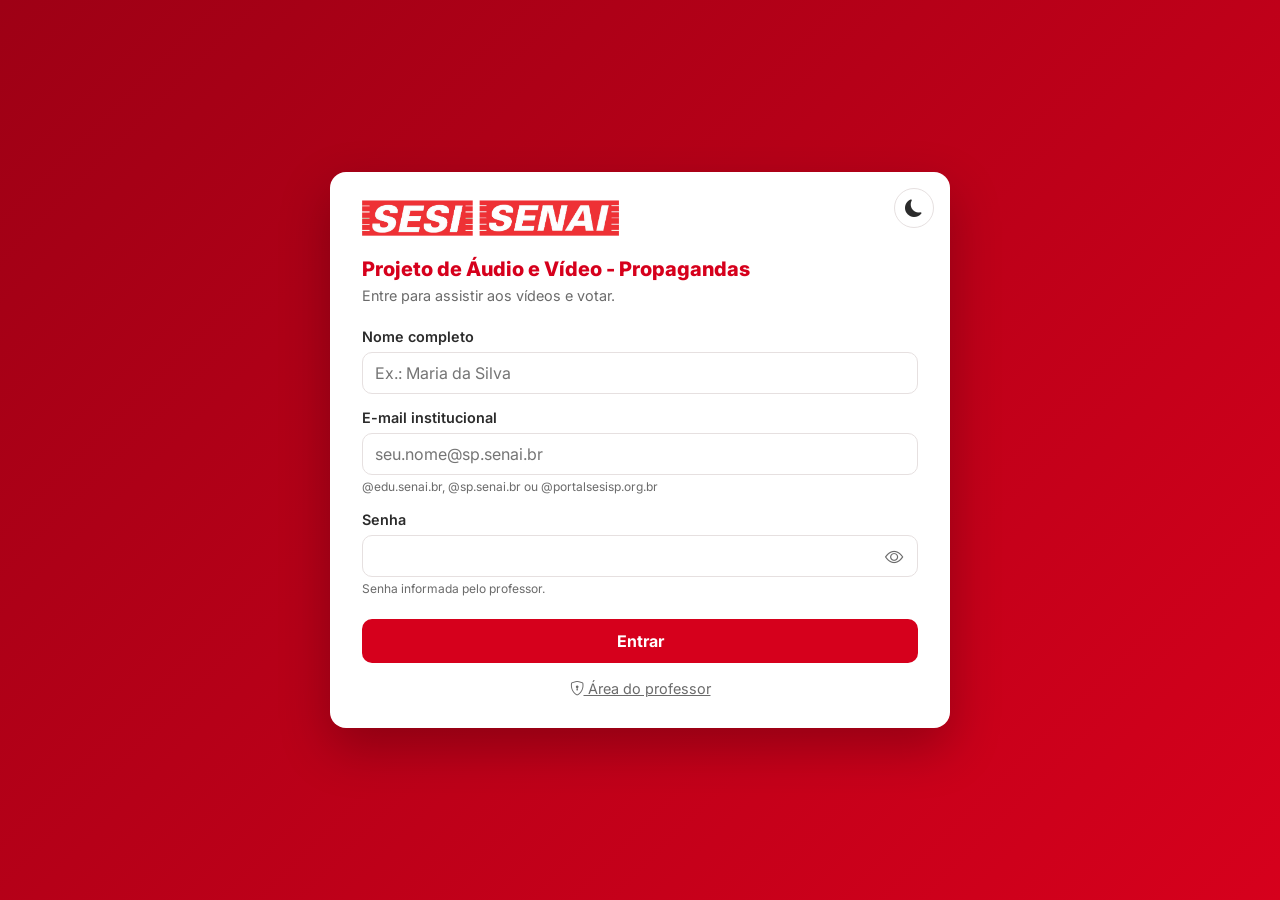
<file: index.html>
<!DOCTYPE html>
<html lang="pt-BR">
<head>
  <meta charset="UTF-8">
  <meta name="viewport" content="width=device-width, initial-scale=1.0">
  <title>Entrar - Concurso de Propagandas 2026</title>
  <link rel="preconnect" href="https://fonts.googleapis.com">
  <link rel="preconnect" href="https://fonts.gstatic.com" crossorigin>
  <link href="https://fonts.googleapis.com/css2?family=Inter:wght@400;500;600;700;800&display=swap" rel="stylesheet">
  <link rel="stylesheet" href="https://cdn.jsdelivr.net/npm/bootstrap-icons@1.11.3/font/bootstrap-icons.min.css">
  <link rel="stylesheet" href="css/style.css">
  <script src="js/tema.js"></script>
</head>
<body class="pagina-login">

  <main class="card-login">
    <button type="button" class="botao-tema" aria-label="Ativar modo escuro"></button>
    <img src="img/logo-sesi-senai.png" alt="SESI | SENAI" class="logo">
    <h1>Projeto de Áudio e Vídeo - Propagandas</h1>
    <p class="subtitulo">Entre para assistir aos vídeos e votar.</p>

    <form id="formLogin">
      <div class="campo">
        <label for="nome">Nome completo</label>
        <input type="text" id="nome" required autocomplete="name" placeholder="Ex.: Maria da Silva">
      </div>

      <div class="campo">
        <label for="email">E-mail institucional</label>
        <input type="email" id="email" required autocomplete="email" placeholder="seu.nome@sp.senai.br" aria-describedby="dicaEmail">
        <p class="dica-campo" id="dicaEmail">@edu.senai.br, @sp.senai.br ou @portalsesisp.org.br</p>
      </div>

      <div class="campo">
        <label for="senha">Senha</label>
        <div class="campo-senha">
          <input type="password" id="senha" required autocomplete="current-password" aria-describedby="dicaSenha">
          <button type="button" class="botao-olho" aria-controls="senha" aria-label="Mostrar senha">
            <i class="bi bi-eye" aria-hidden="true"></i>
          </button>
        </div>
        <p class="dica-campo" id="dicaSenha">Senha informada pelo professor.</p>
      </div>

      <button type="submit" id="botaoEntrar" class="botao-principal">Entrar</button>
    </form>

    <a href="admin.html" class="link-admin"><i class="bi bi-shield-lock" aria-hidden="true"></i> Área do professor</a>
  </main>

  <!-- VLibras: tradução para Libras (governo federal) -->
  <div vw class="enabled">
    <div vw-access-button class="active"></div>
    <div vw-plugin-wrapper>
      <div class="vw-plugin-top-wrapper"></div>
    </div>
  </div>
  <script src="https://vlibras.gov.br/app/vlibras-plugin.js"></script>
  <script>new window.VLibras.Widget("https://vlibras.gov.br/app");</script>

  <script src="js/config.js"></script>
  <script src="js/banco.js"></script>
  <script src="js/login.js"></script>
  <script src="js/senha.js"></script>
</body>
</html>
</file>
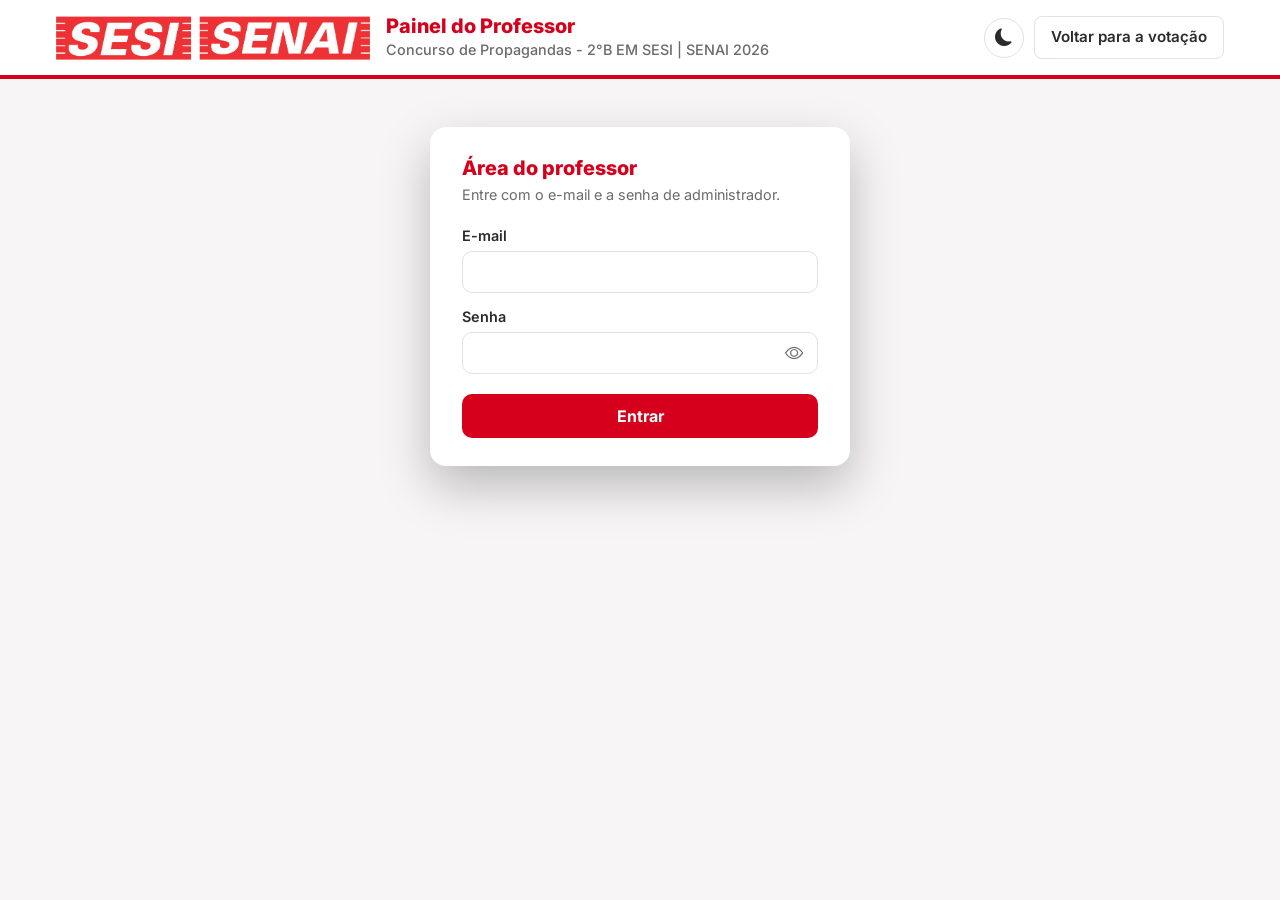
<file: admin.html>
<!DOCTYPE html>
<html lang="pt-BR">
<head>
  <meta charset="UTF-8">
  <meta name="viewport" content="width=device-width, initial-scale=1.0">
  <title>Painel do Professor - Concurso de Propagandas 2026</title>
  <link rel="preconnect" href="https://fonts.googleapis.com">
  <link rel="preconnect" href="https://fonts.gstatic.com" crossorigin>
  <link href="https://fonts.googleapis.com/css2?family=Inter:wght@400;500;600;700;800&display=swap" rel="stylesheet">
  <link rel="stylesheet" href="https://cdn.jsdelivr.net/npm/bootstrap-icons@1.11.3/font/bootstrap-icons.min.css">
  <link rel="stylesheet" href="css/style.css">
  <script src="js/tema.js"></script>
</head>
<body>

  <header class="cabecalho">
    <div class="container cabecalho-conteudo">
      <div class="marca">
        <img src="img/logo-sesi-senai.png" alt="SESI | SENAI" class="logo">
        <div>
          <h1>Painel do Professor</h1>
          <p>Concurso de Propagandas - 2°B EM SESI | SENAI 2026</p>
        </div>
      </div>
      <div class="usuario">
        <button type="button" class="botao-tema" aria-label="Ativar modo escuro"></button>
        <a href="index.html" class="botao-secundario">Voltar para a votação</a>
      </div>
    </div>
  </header>

  <main class="container">

    <!-- ===== LOGIN DO ADMIN ===== -->
    <section id="areaLogin" class="card-login login-admin">
      <h1>Área do professor</h1>
      <p class="subtitulo">Entre com o e-mail e a senha de administrador.</p>
      <form id="formAdmin">
        <div class="campo">
          <label for="emailAdmin">E-mail</label>
          <input type="email" id="emailAdmin" required autocomplete="email">
        </div>
        <div class="campo">
          <label for="senhaAdmin">Senha</label>
          <div class="campo-senha">
            <input type="password" id="senhaAdmin" required autocomplete="current-password">
            <button type="button" class="botao-olho" aria-controls="senhaAdmin" aria-label="Mostrar senha">
              <i class="bi bi-eye" aria-hidden="true"></i>
            </button>
          </div>
        </div>
        <button type="submit" id="botaoEntrarAdmin" class="botao-principal">Entrar</button>
      </form>
    </section>

    <!-- ===== RESULTADOS ===== -->
    <section id="areaPainel" hidden>
      <div class="painel-titulo">
        <h2>Resultados</h2>
        <div class="botoes">
          <button id="botaoAtualizar" class="botao-secundario"><i class="bi bi-arrow-clockwise" aria-hidden="true"></i> Atualizar</button>
          <button id="botaoPlanilha" class="botao-secundario"><i class="bi bi-download" aria-hidden="true"></i> Baixar planilha</button>
          <button id="botaoSairAdmin" class="botao-secundario">Sair</button>
        </div>
      </div>

      <div class="cards">
        <div class="card-info">
          <i class="bi bi-person-check-fill" aria-hidden="true"></i>
          <div class="card-numero" id="totalParticipantes">0</div>
          <div class="card-rotulo">Pessoas que entraram</div>
        </div>
        <div class="card-info">
          <i class="bi bi-people-fill" aria-hidden="true"></i>
          <div class="card-numero" id="totalAvaliacoes">0</div>
          <div class="card-rotulo">Total de votos</div>
        </div>
      </div>

      <div class="bloco">
        <h3>Ranking por média</h3>
        <div class="tabela-rolagem">
          <table>
            <thead>
              <tr><th scope="col">#</th><th scope="col">Propaganda</th><th scope="col">Votos</th><th scope="col">Média</th><th scope="col"><span class="sr-only">Gráfico</span></th></tr>
            </thead>
            <tbody id="tabelaRanking"></tbody>
          </table>
        </div>
      </div>

      <div class="bloco">
        <h3>Todas as avaliações</h3>
        <div class="tabela-rolagem">
          <table>
            <thead>
              <tr><th scope="col">Nome</th><th scope="col">E-mail</th><th scope="col">Propaganda</th><th scope="col">Nota</th><th scope="col">Data</th></tr>
            </thead>
            <tbody id="tabelaAvaliacoes"></tbody>
          </table>
        </div>
      </div>
    </section>
  </main>

  <!-- VLibras: tradução para Libras (governo federal) -->
  <div vw class="enabled">
    <div vw-access-button class="active"></div>
    <div vw-plugin-wrapper>
      <div class="vw-plugin-top-wrapper"></div>
    </div>
  </div>
  <script src="https://vlibras.gov.br/app/vlibras-plugin.js"></script>
  <script>new window.VLibras.Widget("https://vlibras.gov.br/app");</script>

  <script src="js/config.js"></script>
  <script src="js/videos.js"></script>
  <script src="js/banco.js"></script>
  <script src="js/admin.js"></script>
  <script src="js/senha.js"></script>
</body>
</html>
</file>
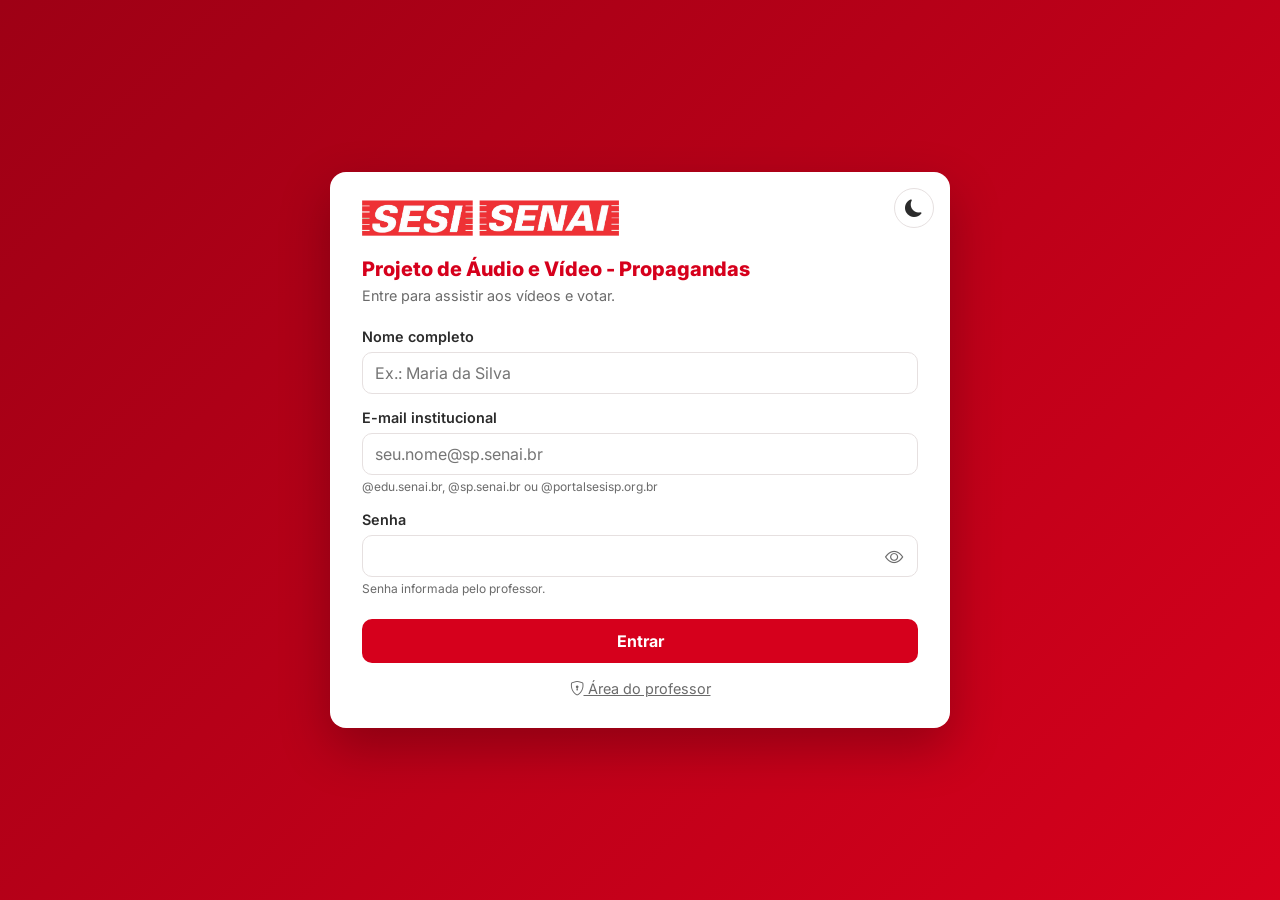
<file: votacao.html>
<!DOCTYPE html>
<html lang="pt-BR">
<head>
  <meta charset="UTF-8">
  <meta name="viewport" content="width=device-width, initial-scale=1.0">
  <title>Votação - Concurso de Propagandas 2026</title>
  <link rel="preconnect" href="https://fonts.googleapis.com">
  <link rel="preconnect" href="https://fonts.gstatic.com" crossorigin>
  <link href="https://fonts.googleapis.com/css2?family=Inter:wght@400;500;600;700;800&display=swap" rel="stylesheet">
  <link rel="stylesheet" href="https://cdn.jsdelivr.net/npm/bootstrap-icons@1.11.3/font/bootstrap-icons.min.css">
  <link rel="stylesheet" href="css/style.css">
  <script src="js/tema.js"></script>
</head>
<body>

  <!-- ===== CABEÇALHO ===== -->
  <header class="cabecalho">
    <div class="container cabecalho-conteudo">
      <div class="marca">
        <img src="img/logo-sesi-senai.png" alt="SESI | SENAI" class="logo">
        <div>
          <h1>Projeto de Áudio e Vídeo - Propagandas</h1>
          <p>Produzido pelos alunos do 2°B EM SESI | SENAI 2026</p>
        </div>
      </div>
      <div class="usuario">
        <i class="bi bi-person-circle" aria-hidden="true"></i>
        <span id="nomeUsuario" class="nomeUsuario"></span>
        <button type="button" class="botao-tema" aria-label="Ativar modo escuro"></button>
        <button id="botaoSair" class="botao-secundario">Sair</button>
      </div>
    </div>
  </header>

  <main class="container">

    <!-- ===== BANNER (HERO) ===== -->
    <section class="hero">
      <div class="hero-texto">
        <span class="hero-etiqueta">2ª edição</span>
        <h2>Concurso de Áudio e Vídeo</h2>
        <p>Os alunos do 2º EM criaram propagandas incríveis. Assista a cada vídeo, dê sua nota e ajude a escolher a melhor!</p>
      </div>
      <i class="bi bi-camera-reels-fill hero-icone" aria-hidden="true"></i>
    </section>

    <!-- ===== CARDS DE INFORMAÇÃO ===== -->
    <section class="cards">
      <div class="card-info">
        <i class="bi bi-people-fill" aria-hidden="true"></i>
        <div class="card-numero" id="totalVotos">-</div>
        <div class="card-rotulo">Total de votos</div>
      </div>
      <div class="card-info">
        <i class="bi bi-play-btn-fill" aria-hidden="true"></i>
        <div class="card-numero" id="totalVideos">-</div>
        <div class="card-rotulo">Vídeos concorrendo</div>
      </div>
      <div class="card-info" aria-live="polite">
        <i class="bi bi-check2-square" aria-hidden="true"></i>
        <div class="card-numero" id="statusUsuario">-</div>
        <div class="card-rotulo" id="statusTexto">Seu status</div>
      </div>
    </section>

    <!-- ===== TÍTULO DA VOTAÇÃO ===== -->
    <h1 class="titulo-secao">Avalie os vídeos</h1>

    <!-- ===== VOTAÇÃO ===== -->
    <section class="votacao">
      <button id="botaoAnterior" class="seta" aria-label="Vídeo anterior">
        <i class="bi bi-chevron-left" aria-hidden="true"></i>
      </button>

      <article class="card-video">
        <!-- Lado esquerdo: vídeo -->
        <div class="lado-video">
          <video id="player" preload="metadata" playsinline></video>
          <div id="sobreposicao" class="sobreposicao">
            <button id="botaoAssistir" class="botao-assistir">
              <i class="bi bi-play-circle-fill" aria-hidden="true"></i> Assistir vídeo
            </button>
          </div>
        </div>

        <!-- Lado direito: avaliação -->
        <div class="lado-avaliacao">

          <!-- Aparece no lugar de tudo depois que a pessoa vota neste vídeo -->
          <div id="jaVotado" class="ja-votado" role="status" hidden>
            <i class="bi bi-check-circle-fill" aria-hidden="true"></i>
            <p>Vídeo já votado</p>
          </div>

          <!-- Aparece enquanto a pessoa ainda não votou neste vídeo -->
          <div id="areaVoto" class="area-voto">
            <p class="contador" id="contador"></p>
            <h3 id="tituloVideo"></h3>
            <p class="produto" id="produtoVideo"></p>
            <p class="status-video pendente">Você ainda não avaliou este vídeo.</p>

            <form id="formNota">
              <fieldset class="opcoes" id="opcoes">
                <legend>Sua nota</legend>
                <label class="opcao"><input type="radio" name="nota" value="5"> <span class="nota-numero">5</span> Excelente</label>
                <label class="opcao"><input type="radio" name="nota" value="4"> <span class="nota-numero">4</span> Muito Bom</label>
                <label class="opcao"><input type="radio" name="nota" value="3"> <span class="nota-numero">3</span> Regular</label>
                <label class="opcao"><input type="radio" name="nota" value="2"> <span class="nota-numero">2</span> Ruim</label>
                <label class="opcao"><input type="radio" name="nota" value="1"> <span class="nota-numero">1</span> Muito Ruim</label>
                <label class="opcao"><input type="radio" name="nota" value="0"> <span class="nota-numero">0</span> Nulo</label>
              </fieldset>

              <!-- role="status": o leitor de tela lê as mensagens que aparecem aqui -->
              <p id="aviso" class="aviso" role="status"></p>
              <button type="submit" id="botaoEnviar" class="botao-principal">Enviar</button>
            </form>
          </div>
        </div>
      </article>

      <button id="botaoProximo" class="seta" aria-label="Próximo vídeo">
        <i class="bi bi-chevron-right" aria-hidden="true"></i>
      </button>
    </section>

    <!-- Bolinhas: uma por vídeo (cheia = já avaliado) -->
    <div class="pontos" id="pontos"></div>
  </main>

  <footer class="rodape">
    <div class="container">
      <p>Projeto de Áudio e Vídeo - 2°B EM SESI | SENAI 2026</p>
    </div>
  </footer>

  <!-- VLibras: tradução para Libras (governo federal) -->
  <div vw class="enabled">
    <div vw-access-button class="active"></div>
    <div vw-plugin-wrapper>
      <div class="vw-plugin-top-wrapper"></div>
    </div>
  </div>
  <script src="https://vlibras.gov.br/app/vlibras-plugin.js"></script>
  <script>new window.VLibras.Widget("https://vlibras.gov.br/app");</script>

  <script src="js/config.js"></script>
  <script src="js/videos.js"></script>
  <script src="js/banco.js"></script>
  <script src="js/votacao.js"></script>
</body>
</html>
</file>
<file: css/style.css>
/* =============================================================
   CORES E CONFIGURAÇÕES GERAIS
   Para mudar uma cor do site inteiro, mude aqui.
   ============================================================= */
:root {
  color-scheme: light;
  --vermelho: #d6001c;          /* fundo de botões e destaques */
  --vermelho-escuro: #9e0015;   /* botão com o mouse em cima */
  --vermelho-claro: #fdeced;    /* fundos suaves (nota marcada, tabela) */
  --vermelho-texto: #d6001c;    /* textos e ícones vermelhos */
  --fundo: #f7f5f5;             /* fundo da página */
  --cartao: #ffffff;            /* fundo dos cards, cabeçalho e rodapé */
  --branco: #ffffff;            /* texto em cima do vermelho */
  --texto: #2b2b2b;
  --texto-suave: #6b6b6b;
  --borda: #e6e0e0;
  --verde: #1f9d55;
  --verde-claro: #e6f6ed;
  --cinza-claro: #f3f0f0;
  --desativado-fundo: #d9d2d2;
  --desativado-texto: #8a8282;
  --seta-desativada: #a9a8a8;
  --barra-fundo: #f0eaea;
  --fundo-login: linear-gradient(135deg, #9e0015, #d6001c);
  --sombra: 0 6px 20px rgba(0, 0, 0, 0.06);
  --raio: 16px;
}

/* =============================================================
   MODO ESCURO
   O arquivo js/tema.js coloca data-tema="escuro" na página.
   Aqui só trocamos os valores das cores lá de cima.
   ============================================================= */
:root[data-tema="escuro"] {
  color-scheme: dark;
  --vermelho: #e8283e;
  --vermelho-escuro: #b8001a;
  --vermelho-claro: #3a1418;
  --vermelho-texto: #ff6b78;
  --fundo: #121214;
  --cartao: #29292b;
  --texto: #ececec;
  --texto-suave: #a8a8ad;
  --borda: #6f6f70;
  --verde: #3ccf7a;
  --verde-claro: #12301f;
  --cinza-claro: #2a2a2f;
  --desativado-fundo: #3a3a40;
  --desativado-texto: #8d8d93;
  --seta-desativada: #4a4a50;
  --barra-fundo: #2e2e33;
  --fundo-login: linear-gradient(135deg, #3a0008, #121214);
  --sombra: 0 6px 20px rgba(0, 0, 0, 0.4);
}

* {
  margin: 0;
  padding: 0;
  box-sizing: border-box;
}

body {
  font-family: "Inter", sans-serif;
  background: var(--fundo);
  color: var(--texto);
  line-height: 1.6;
}

button {
  font-family: inherit;
  cursor: pointer;
}

[hidden] {
  display: none !important;
}

/* Texto escondido na tela, mas lido pelo leitor de tela */
.sr-only {
  position: absolute;
  width: 1px;
  height: 1px;
  overflow: hidden;
  clip: rect(0, 0, 0, 0);
  white-space: nowrap;
}

/* Contorno vermelho em tudo que recebe foco pelo teclado (tecla Tab) */
:focus-visible {
  outline: 3px solid var(--vermelho-texto);
  outline-offset: 2px;
}

.container {
  max-width: 1200px;
  margin: 0 auto;
  padding: 0 16px;
}

/* =============================================================
   BOTÕES
   ============================================================= */
.botao-principal {
  width: 100%;
  padding: 14px 20px;
  border: none;
  border-radius: 10px;
  background: var(--vermelho);
  color: var(--branco);
  font-size: 1rem;
  font-weight: 700;
  transition: background 0.2s;
}
.botao-principal:hover:not(:disabled) {
  background: var(--vermelho-escuro);
}
.botao-principal:disabled {
  background: var(--desativado-fundo);
  color: var(--desativado-texto);
  cursor: not-allowed;
}

.botao-secundario {
  padding: 8px 16px;
  border: 1px solid var(--borda);
  border-radius: 8px;
  background: var(--cartao);
  color: var(--texto);
  font-weight: 600;
  font-size: 0.95rem;
  text-decoration: none;
  white-space: nowrap;
  transition: all 0.2s;
}
.botao-secundario:hover {
  border-color: var(--vermelho-texto);
  color: var(--vermelho-texto);
}

/* Botão de trocar o tema (lua / sol) */
.botao-tema {
  display: inline-flex;
  align-items: center;
  justify-content: center;
  flex-shrink: 0;
  width: 40px;
  height: 40px;
  border: 1px solid var(--borda);
  border-radius: 50%;
  background: var(--cartao);
  color: var(--texto);
  font-size: 1.1rem;
  transition: all 0.2s;
}
.botao-tema:hover {
  border-color: var(--vermelho-texto);
  color: var(--vermelho-texto);
}

/* =============================================================
   TELA DE LOGIN
   ============================================================= */
.pagina-login {
  min-height: 100vh;
  display: flex;
  align-items: center;
  justify-content: center;
  padding: 16px;
  background: var(--fundo-login);
}

.card-login {
  position: relative; /* para o botão de tema ficar no canto */
  width: 100%;
  max-width: 620px;
  padding: 28px 32px;
  border-radius: var(--raio);
  background: var(--cartao);
  box-shadow: 0 20px 50px rgba(0, 0, 0, 0.25);
}
.card-login .botao-tema {
  position: absolute;
  top: 16px;
  right: 16px;
}
.card-login .logo {
  height: 36px;
  margin-bottom: 12px;
}
.card-login h1 {
  font-size: 1.25rem;
  font-weight: 800;
  line-height: 1.3;
  color: var(--vermelho-texto);
}
.card-login .subtitulo {
  margin: 2px 0 18px;
  color: var(--texto-suave);
  font-size: 0.9rem;
}
.card-login .botao-principal {
  margin-top: 8px;
  padding: 12px 20px;
}

.campo {
  margin-bottom: 12px;
}
.campo label {
  display: block;
  margin-bottom: 4px;
  font-size: 0.9rem;
  font-weight: 600;
}
.campo input {
  width: 100%;
  padding: 10px 12px;
  border: 1px solid var(--borda);
  border-radius: 10px;
  background: var(--cartao);
  color: var(--texto);
  font-family: inherit;
  font-size: 1rem;
}
.campo input:focus {
  outline: none;
  border-color: var(--vermelho-texto);
  box-shadow: 0 0 0 3px var(--vermelho-claro);
}

/* Campo de senha com o botão de olho dentro */
.campo-senha {
  position: relative;
}
.campo-senha input {
  padding-right: 48px; /* espaço para o olho não ficar em cima do texto */
}
/* Esconde o olho próprio do Edge para não aparecerem dois */
.campo-senha input::-ms-reveal {
  display: none;
}
.botao-olho {
  position: absolute;
  top: 50%;
  right: 6px;
  transform: translateY(-50%);
  display: flex;
  align-items: center;
  justify-content: center;
  width: 36px;
  height: 36px;
  border: none;
  border-radius: 8px;
  background: transparent;
  color: var(--texto-suave);
  font-size: 1.15rem;
}
.botao-olho:hover {
  color: var(--vermelho-texto);
}

.dica-campo {
  margin-top: 2px;
  font-size: 0.75rem;
  color: var(--texto-suave);
}

.link-admin {
  display: block;
  margin-top: 14px;
  text-align: center;
  color: var(--texto-suave);
  font-size: 0.9rem;
}

/* =============================================================
   CABEÇALHO
   ============================================================= */
.cabecalho {
  position: sticky;
  top: 0;
  z-index: 10;
  background: var(--cartao);
  border-bottom: 4px solid var(--vermelho);
}
.cabecalho-conteudo {
  display: flex;
  justify-content: space-between;
  align-items: center;
  gap: 16px;
  padding-top: 14px;
  padding-bottom: 14px;
}
.marca {
  display: flex;
  align-items: center;
  gap: 16px;
}
.marca .logo {
  height: 44px;
}
.marca h1 {
  font-size: 1.25rem;
  font-weight: 800;
  line-height: 1.2;
  color: var(--vermelho-texto);
}
.marca p {
  color: var(--texto-suave);
  font-size: 0.9rem;
  font-weight: 500;
}
.usuario {
  display: flex;
  align-items: center;
  gap: 10px;
  font-weight: 600;
}
.usuario > .bi {
  font-size: 1.5rem;
  color: var(--vermelho-texto);
}

/* =============================================================
   BANNER (HERO)
   ============================================================= */
.hero {
  position: relative;
  overflow: hidden;
  margin-top: 32px;
  padding: 56px 48px;
  border-radius: var(--raio);
  color: #ffffff;
  background: linear-gradient(120deg, #9e0015 0%, #d6001c 60%, #ff4d5e 100%);
}
/* Círculos decorativos */
.hero::before,
.hero::after {
  content: "";
  position: absolute;
  border-radius: 50%;
  background: rgba(255, 255, 255, 0.08);
}
.hero::before {
  width: 380px;
  height: 380px;
  right: -80px;
  top: -120px;
}
.hero::after {
  width: 220px;
  height: 220px;
  right: 180px;
  bottom: -120px;
}
.hero-texto {
  position: relative;
  z-index: 1;
}
.hero-etiqueta {
  display: inline-block;
  padding: 4px 14px;
  border-radius: 999px;
  background: rgba(255, 255, 255, 0.18);
  font-size: 0.85rem;
  font-weight: 700;
  text-transform: uppercase;
  letter-spacing: 0.05em;
}
.hero h2 {
  max-width: 640px;
  margin: 16px 0 12px;
  font-size: clamp(1.8rem, 4vw, 2.8rem);
  font-weight: 800;
  line-height: 1.15;
}
.hero p {
  max-width: 560px;
  font-size: 1.1rem;
}
.hero-icone {
  position: absolute;
  right: 64px;
  top: 50%;
  transform: translateY(-50%);
  z-index: 1;
  font-size: 7rem;
  opacity: 0.9;
}

/* =============================================================
   CARDS DE INFORMAÇÃO
   ============================================================= */
.cards {
  display: grid;
  grid-template-columns: repeat(auto-fit, minmax(220px, 1fr));
  gap: 20px;
  margin: 32px 0;
}
.card-info {
  padding: 24px;
  border: 1px solid var(--borda);
  border-radius: var(--raio);
  background: var(--cartao);
  box-shadow: var(--sombra);
  text-align: center;
}
.card-info .bi {
  font-size: 2rem;
  color: var(--vermelho-texto);
}
.card-numero {
  margin-top: 6px;
  font-size: 2rem;
  font-weight: 800;
}
.card-rotulo {
  color: var(--texto-suave);
  font-size: 0.95rem;
  font-weight: 600;
}

/* =============================================================
   TÍTULO "AVALIE OS VÍDEOS"
   ============================================================= */
.titulo-secao {
  margin: 8px 0 24px;
  text-align: center;
  font-size: clamp(1.6rem, 3vw, 2.2rem);
  font-weight: 800;
  color: var(--vermelho-texto);
}

/* =============================================================
   VOTAÇÃO (card dividido + setas)
   ============================================================= */
.votacao {
  position: relative; /* as setas se posicionam em relação a este bloco */
}

/* Setas: ficam do lado de fora do card */
.seta {
  position: absolute;
  top: 50%;
  transform: translateY(-50%);
  z-index: 2;
  width: 56px;
  height: 56px;
  border: none;
  border-radius: 50%;
  background: var(--vermelho);
  color: var(--branco);
  font-size: 1.4rem;
  box-shadow: 0 6px 16px rgba(0, 0, 0, 0.2);
  transition: background 0.2s;
}
#botaoAnterior {
  left: -84px;
}
#botaoProximo {
  right: -84px;
}
.seta:hover:not(:disabled) {
  background: var(--vermelho-escuro);
}
.seta:disabled {
  background: var(--seta-desativada);
  cursor: not-allowed;
}

.card-video {
  display: grid;
  grid-template-columns: 1fr 1fr;
  overflow: hidden;
  border: 1px solid var(--borda);
  border-radius: var(--raio);
  background: var(--cartao);
  box-shadow: var(--sombra);
}

/* Lado esquerdo: vídeo */
.lado-video {
  position: relative;
  min-height: 440px;
  background: #111;
}
.lado-video video {
  position: absolute;
  inset: 0;
  width: 100%;
  height: 100%;
  object-fit: contain;
}
.sobreposicao {
  position: absolute;
  inset: 0;
  display: flex;
  align-items: center;
  justify-content: center;
  background: rgba(0, 0, 0, 0.45);
  transition: opacity 0.3s;
}
.sobreposicao.escondido {
  opacity: 0;
  pointer-events: none;
}
.botao-assistir {
  display: flex;
  align-items: center;
  gap: 10px;
  padding: 14px 28px;
  border: none;
  border-radius: 999px;
  background: #ffffff;
  color: #d6001c;
  font-size: 1.1rem;
  font-weight: 700;
  box-shadow: 0 10px 25px rgba(0, 0, 0, 0.3);
  transition: transform 0.2s;
}
.botao-assistir .bi {
  font-size: 1.6rem;
}
.botao-assistir:hover {
  transform: scale(1.05);
}

/* Lado direito: avaliação */
.lado-avaliacao {
  display: flex;
  flex-direction: column;
  padding: 32px;
}
.contador {
  color: var(--vermelho-texto);
  font-size: 0.85rem;
  font-weight: 700;
  text-transform: uppercase;
  letter-spacing: 0.05em;
}
.lado-avaliacao h3 {
  margin: 6px 0 4px;
  font-size: 1.5rem;
  line-height: 1.25;
}
.produto {
  margin-bottom: 14px;
  color: var(--texto-suave);
}
.status-video {
  margin-bottom: 18px;
  padding: 8px 12px;
  border-radius: 8px;
  font-size: 0.9rem;
  font-weight: 600;
}
.status-video.pendente {
  background: var(--cinza-claro);
  color: var(--texto-suave);
}

/* Mensagem "Vídeo já votado" (substitui o lado direito depois do voto) */
.ja-votado {
  flex: 1;
  min-height: 200px;
  display: flex;
  flex-direction: column;
  align-items: center;
  justify-content: center;
  gap: 12px;
  text-align: center;
  color: var(--verde);
  font-size: 1.5rem;
  font-weight: 800;
}
.ja-votado .bi {
  font-size: 3.5rem;
}

/* Notas em 2 colunas: 5, 4, 3 na esquerda e 2, 1, 0 na direita */
.opcoes {
  display: grid;
  grid-template-columns: 1fr 1fr;
  grid-template-rows: repeat(3, auto);
  grid-auto-flow: column;
  gap: 8px;
  margin-bottom: 12px;
  border: none;
}
.opcoes legend {
  margin-bottom: 8px;
  font-weight: 700;
}
.opcao {
  display: flex;
  align-items: center;
  gap: 10px;
  padding: 10px 12px;
  border: 1px solid var(--borda);
  border-radius: 10px;
  cursor: pointer;
  transition: border-color 0.2s, background 0.2s;
}
.opcao:hover {
  border-color: var(--vermelho-texto);
}
.opcao input {
  accent-color: var(--vermelho);
}
.opcao:has(input:checked) {
  border-color: var(--vermelho-texto);
  background: var(--vermelho-claro);
}
.opcoes:disabled .opcao {
  opacity: 0.5;
  cursor: not-allowed;
}
.nota-numero {
  font-weight: 800;
  color: var(--vermelho-texto);
}

.aviso {
  min-height: 1.4em;
  margin-bottom: 10px;
  color: var(--texto-suave);
  font-size: 0.9rem;
  font-weight: 600;
}
.aviso.erro {
  color: var(--vermelho-texto);
}
.aviso.sucesso {
  color: var(--verde);
}

/* Bolinhas embaixo do card */
.pontos {
  display: flex;
  justify-content: center;
  gap: 12px;
  margin-top: 20px;
}
.ponto {
  position: relative;
  width: 14px;
  height: 14px;
  padding: 0;
  border: 2px solid var(--vermelho-texto);
  border-radius: 50%;
  background: var(--cartao);
  transition: transform 0.2s;
}
/* Área de toque maior que a bolinha (melhor no celular) */
.ponto::after {
  content: "";
  position: absolute;
  inset: -7px;
}
.ponto.avaliado {
  background: var(--vermelho-texto);
}
.ponto.ativo {
  transform: scale(1.4);
  box-shadow: 0 0 0 3px var(--vermelho-claro);
}

/* =============================================================
   PAINEL DO ADMINISTRADOR
   ============================================================= */
.painel-titulo {
  display: flex;
  justify-content: space-between;
  align-items: center;
  flex-wrap: wrap;
  gap: 12px;
  margin: 32px 0 8px;
}
.botoes {
  display: flex;
  flex-wrap: wrap;
  gap: 8px;
}
.bloco {
  margin-bottom: 24px;
  padding: 24px;
  border: 1px solid var(--borda);
  border-radius: var(--raio);
  background: var(--cartao);
  box-shadow: var(--sombra);
}
.bloco h3 {
  margin-bottom: 16px;
}
.tabela-rolagem {
  overflow-x: auto;
}
table {
  width: 100%;
  border-collapse: collapse;
  font-size: 0.95rem;
}
th,
td {
  padding: 10px 12px;
  border-bottom: 1px solid var(--borda);
  text-align: left;
  vertical-align: middle;
}
th {
  background: var(--vermelho-claro);
  color: var(--vermelho-texto);
  font-weight: 700;
  white-space: nowrap;
}
td small {
  color: var(--texto-suave);
}
.barra {
  min-width: 80px;
  height: 8px;
  overflow: hidden;
  border-radius: 99px;
  background: var(--barra-fundo);
}
.barra div {
  height: 100%;
  background: var(--vermelho);
}
.login-admin {
  max-width: 420px;
  margin: 48px auto;
}

/* =============================================================
   RODAPÉ
   ============================================================= */
.rodape {
  margin-top: 56px;
  padding: 24px 0;
  border-top: 1px solid var(--borda);
  background: var(--cartao);
  color: var(--texto-suave);
  font-size: 0.9rem;
  text-align: center;
}

/* =============================================================
   CELULAR E TABLET
   ============================================================= */

/* Notebook (até 1360px): as setas ficam por cima da borda do card,
   senão elas sairiam da tela */
@media (max-width: 1360px) {
  #botaoAnterior {
    left: -16px;
  }
  #botaoProximo {
    right: -16px;
  }
}

@media (max-width: 860px) {
  .marca {
    gap: 12px;
  }
  .marca .logo {
    height: 32px;
  }
  .marca h1 {
    font-size: 1rem;
  }
  .marca p {
    font-size: 0.8rem;
  }
  .usuario {
    gap: 8px;
  }
  .usuario > .bi {
    font-size: 1.25rem;
  }
  .nomeUsuario {
    font-size: 0.85rem;
  }
  .usuario .botao-secundario {
    padding: 6px 12px;
    font-size: 0.85rem;
  }
  .hero {
    padding: 36px 24px;
  }
  .hero-icone {
    display: none;
  }
  .cards {
    grid-template-columns: 1fr;
  }
  .card-video {
    grid-template-columns: 1fr;
  }
  .lado-video {
    min-height: 205px;
  }
  .lado-avaliacao {
    padding: 24px;
  }
  /* No celular as setas vão para baixo do card */
  .votacao {
    display: grid;
    grid-template-columns: 1fr 1fr;
    grid-template-areas:
      "card card"
      "anterior proximo";
    gap: 16px;
  }
  .card-video {
    grid-area: card;
  }
  .seta {
    position: static;
    transform: none;
  }
  #botaoAnterior {
    grid-area: anterior;
    justify-self: start;
  }
  #botaoProximo {
    grid-area: proximo;
    justify-self: end;
  }
  .pontos {
    margin-top: -35px;
  }
}

/* Celular: logo e título em cima, usuário e botões embaixo */
@media (max-width: 600px) {
  /* No celular o cabeçalho não fica preso no topo (ocuparia muito da tela) */
  .cabecalho {
    position: static;
  }
  .marca {
    flex-direction: column;
    align-items: flex-start;
    gap: 6px;
  }
  .cabecalho-conteudo {
    flex-direction: column;
    align-items: stretch;
    gap: 8px;
    padding-top: 10px;
    padding-bottom: 10px;
  }
  .marca .logo {
    height: 26px;
  }
  .marca h1 {
    font-size: 0.95rem;
  }
  .marca p {
    font-size: 0.75rem;
  }
  .usuario {
    justify-content: flex-end;
  }
  .nomeUsuario {
    flex: 1;
    min-width: 0;
    overflow: hidden;
    text-overflow: ellipsis;
    white-space: nowrap;
  }
  .botao-tema {
    width: 36px;
    height: 36px;
  }
}

@media (max-width: 480px) {
  .opcoes {
    grid-template-columns: 1fr;
    grid-template-rows: none;
    grid-auto-flow: row;
  }
  .card-login {
    padding: 24px 20px;
  }
  .card-login .botao-tema {
    top: 12px;
    right: 12px;
  }
}
</file>
